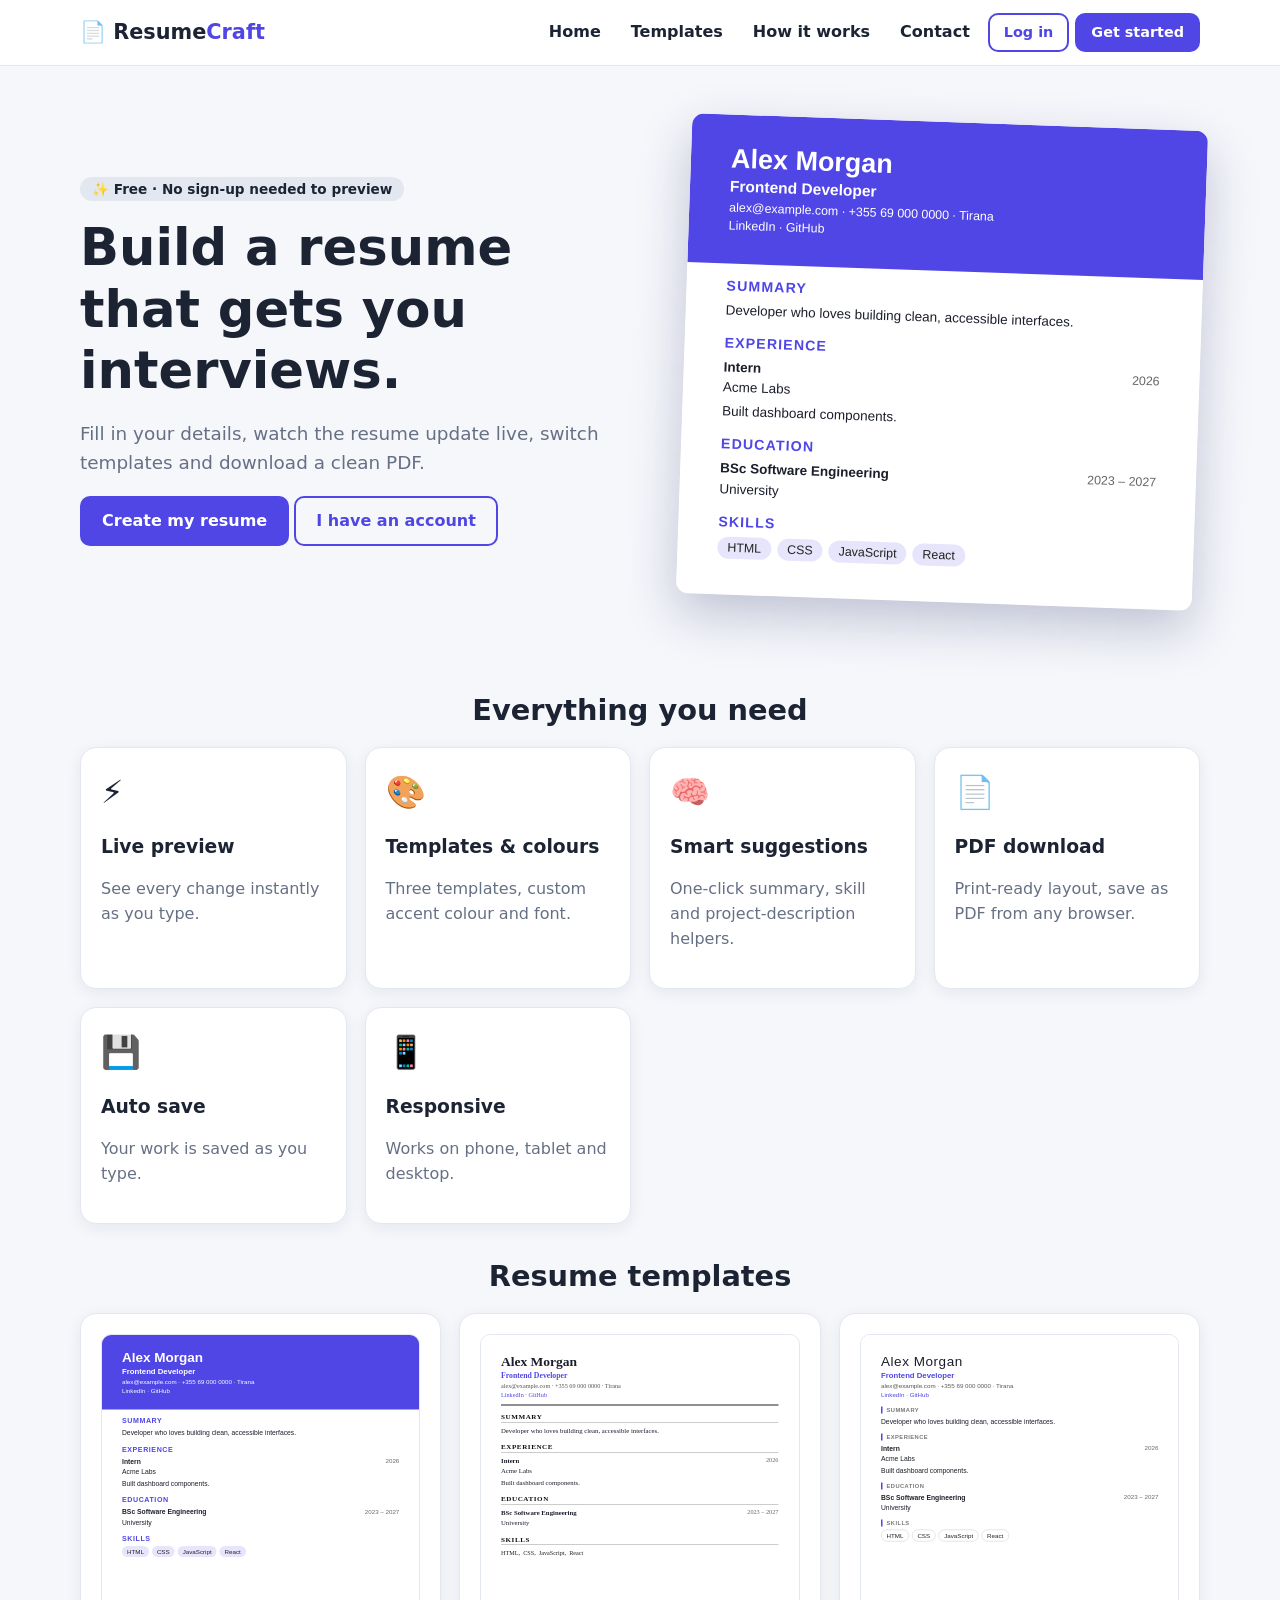
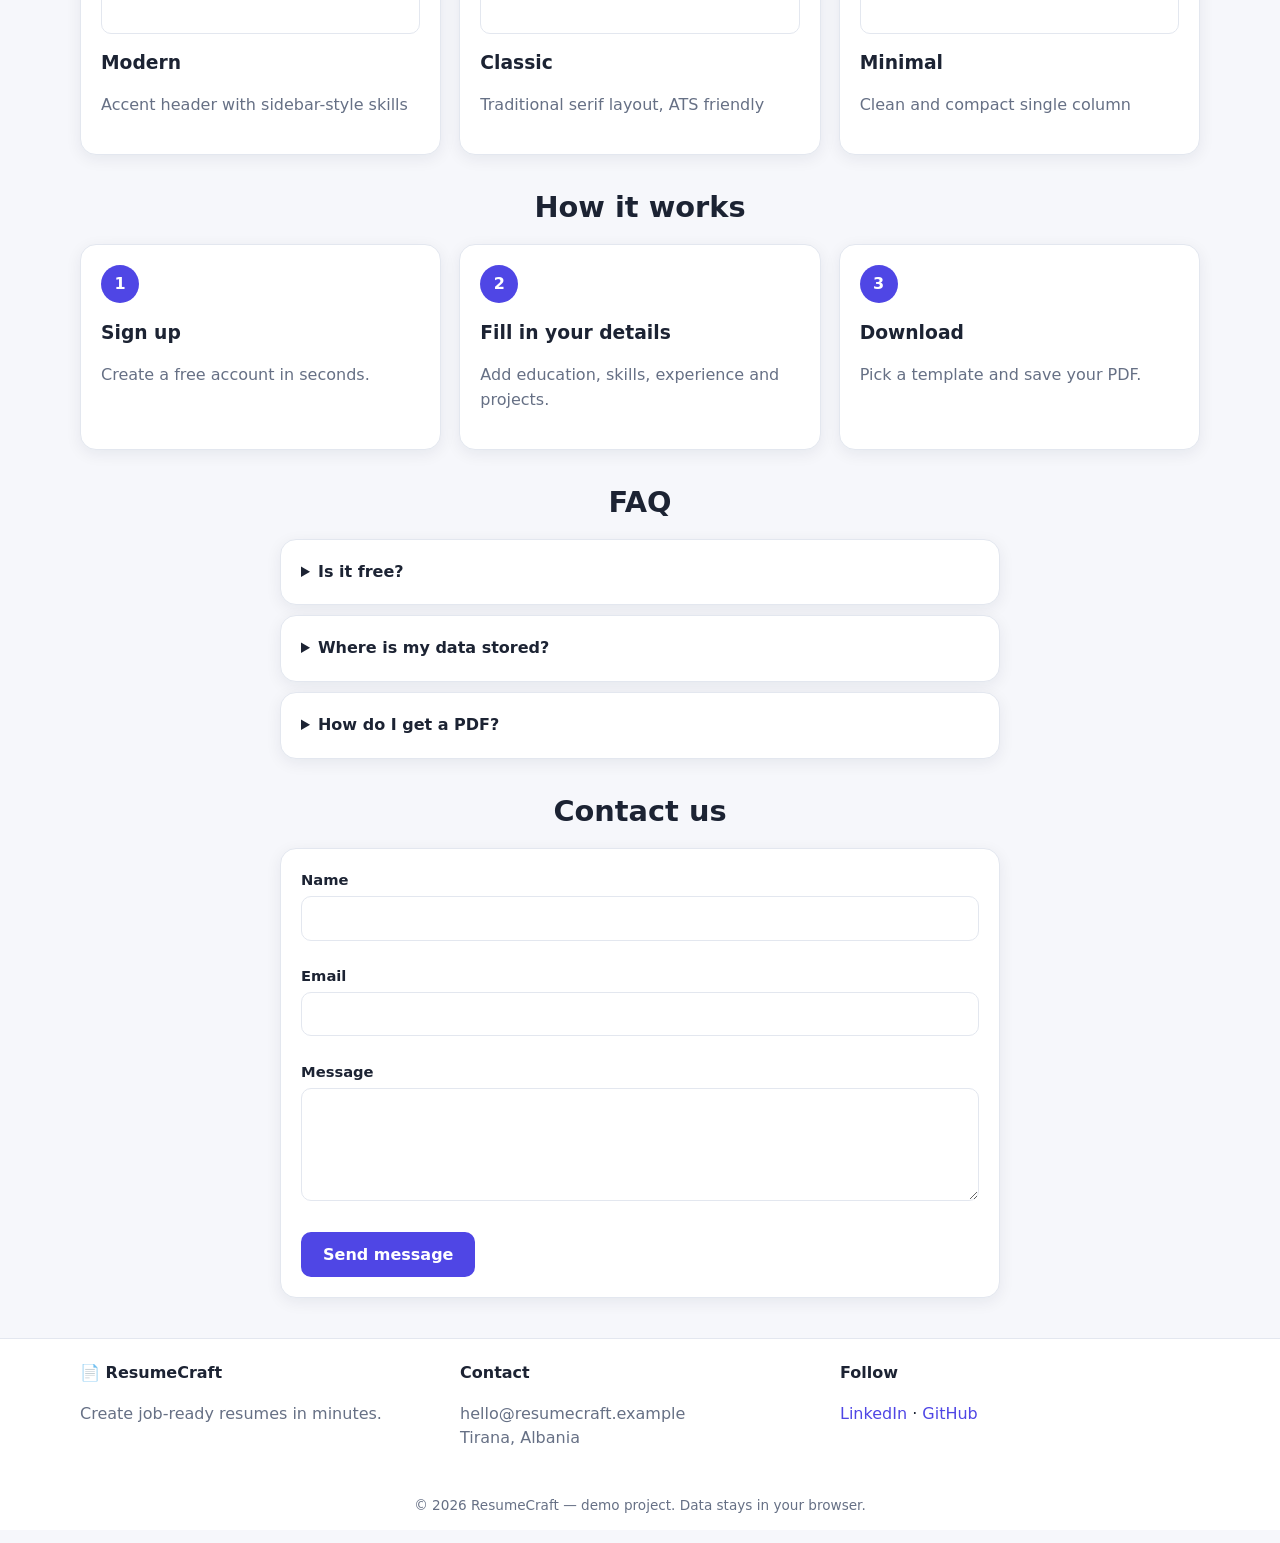
<file: frontend/ai-resume-builder/index.html>
<!DOCTYPE html>
<html lang="en">
<head>
<meta charset="UTF-8">
<meta name="viewport" content="width=device-width, initial-scale=1">
<title>ResumeCraft - AI Resume Builder</title>
<meta name="description" content="Build a professional resume with live preview, templates and PDF download.">
<link rel="stylesheet" href="css/style.css">
</head>
<body>
<div id="app"></div>
<div id="toast" class="toast" role="status" aria-live="polite"></div>
<script src="js/app.js"></script>
</body>
</html>
</file>
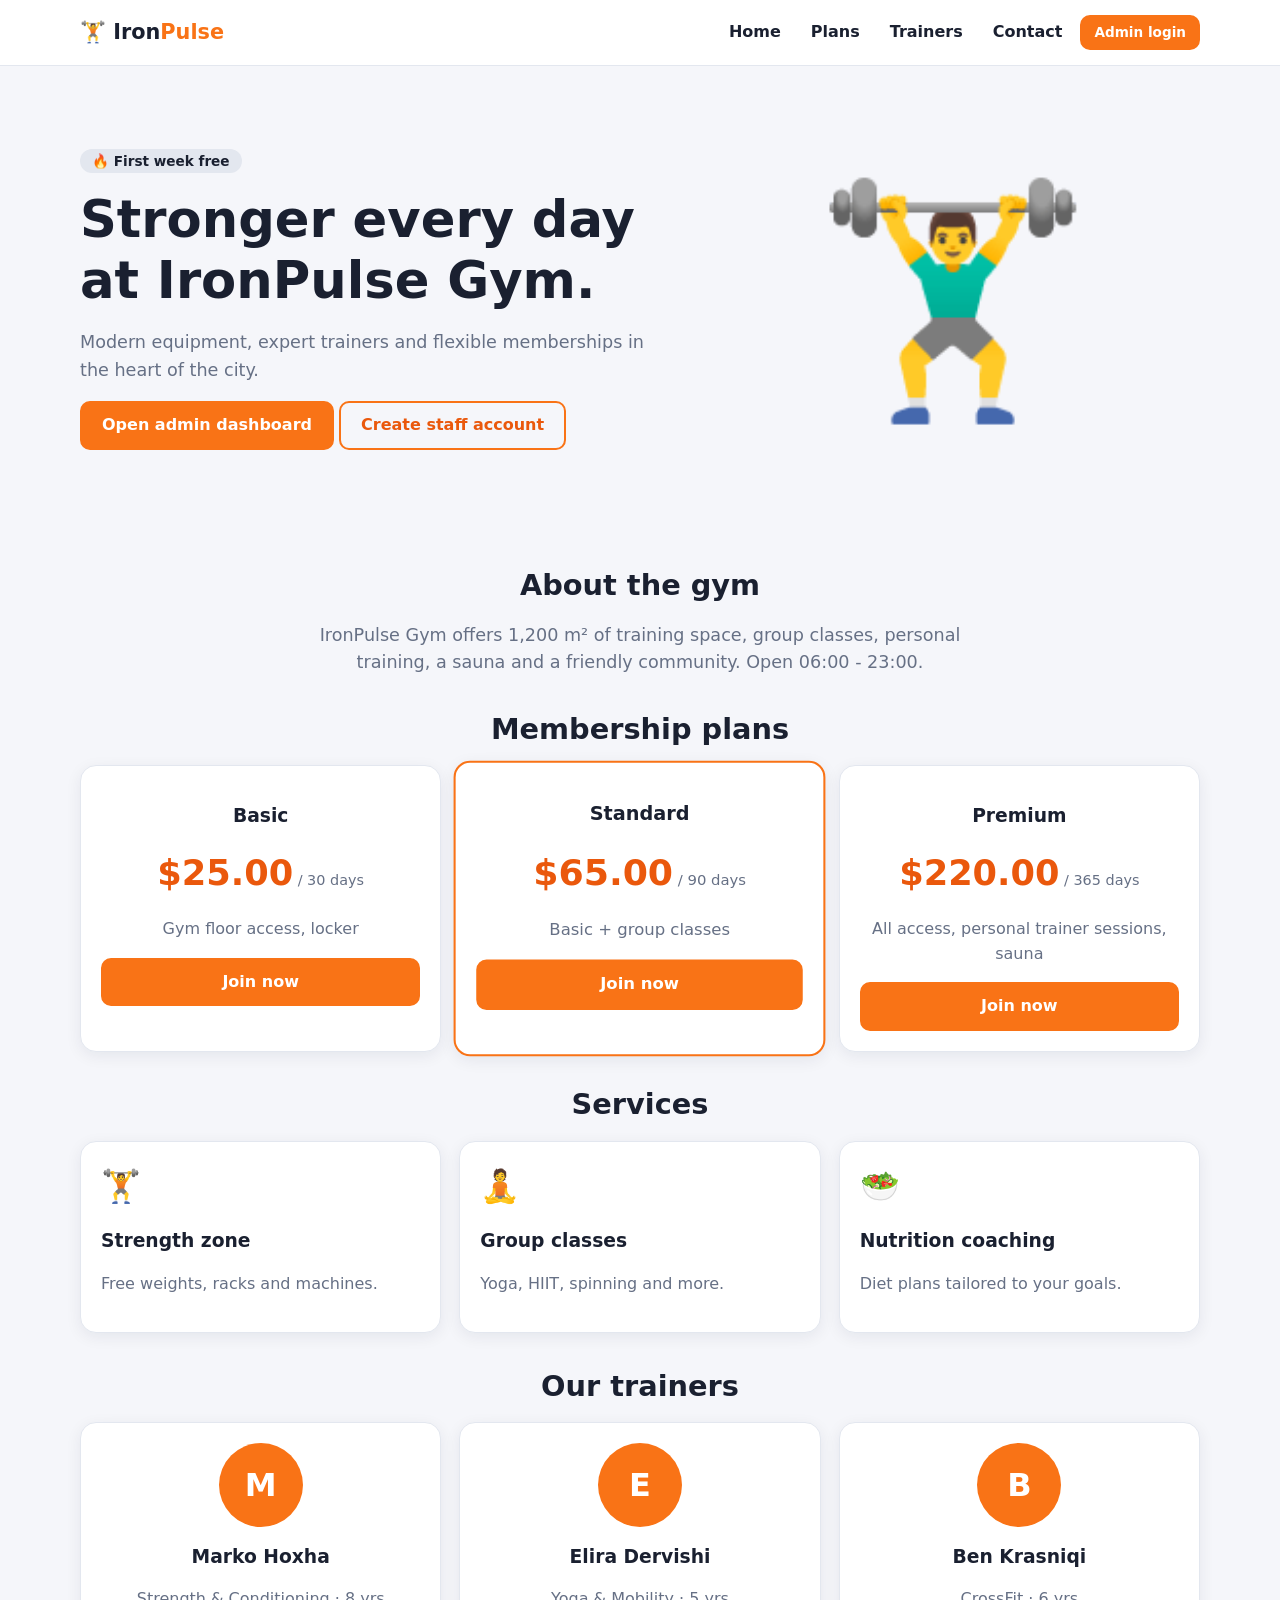
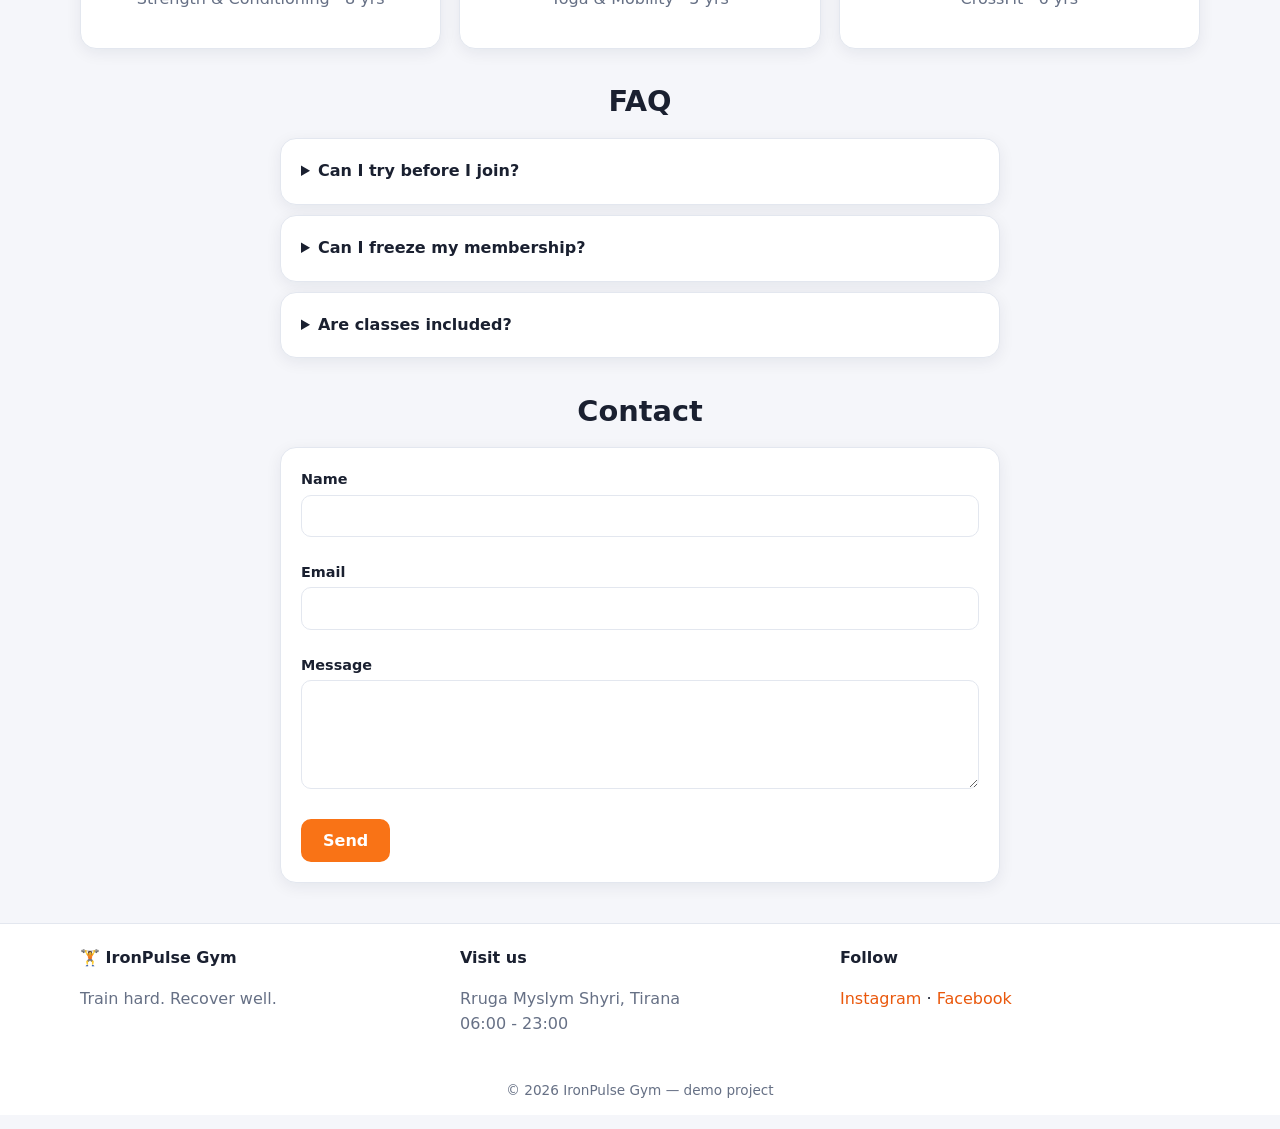
<file: frontend/gym-management-system/index.html>
<!DOCTYPE html>
<html lang="en">
<head>
<meta charset="UTF-8">
<meta name="viewport" content="width=device-width, initial-scale=1">
<title>IronPulse Gym - Management System</title>
<meta name="description" content="Gym management dashboard for members, trainers, plans, attendance, workouts and payments.">
<link rel="stylesheet" href="css/style.css">
</head>
<body>
<div id="app"></div>
<dialog id="modal"><form method="dialog" id="modalForm" novalidate></form></dialog>
<div id="toast" class="toast" role="status" aria-live="polite"></div>
<script src="js/app.js"></script>
</body>
</html>
</file>
<file: frontend/ai-resume-builder/css/style.css>
:root{--brand:#4f46e5;--bg:#f6f7fb;--card:#fff;--text:#1c2333;--muted:#667085;--border:#e3e7ef;--danger:#d92d20;--shadow:0 4px 16px rgba(20,30,60,.07)}
.dark{--bg:#0e1220;--card:#171d30;--text:#e8ebf5;--muted:#9aa4bd;--border:#283150;--shadow:0 4px 16px rgba(0,0,0,.4)}
*{box-sizing:border-box}html{scroll-behavior:smooth}
body{margin:0;font-family:system-ui,-apple-system,"Segoe UI",Roboto,sans-serif;background:var(--bg);color:var(--text);line-height:1.55}
a{color:var(--brand);text-decoration:none}h1,h2,h3{line-height:1.2}h2{font-size:1.8rem;margin:2.2rem 0 1.2rem}
.wrap{width:min(1120px,100% - 32px);margin-inline:auto}.narrow{width:min(720px,100% - 32px)}.center{text-align:center}.muted{color:var(--muted)}.small{font-size:.85rem}
.page{padding:28px 0 48px;min-height:70vh}
.topbar{position:sticky;top:0;z-index:20;background:var(--card);border-bottom:1px solid var(--border)}
.bar{display:flex;align-items:center;justify-content:space-between;gap:12px;padding:12px 0;flex-wrap:wrap}
.brand{font-size:1.3rem;font-weight:800;color:var(--text)}.brand span{color:var(--brand)}
#nav{display:flex;align-items:center;gap:6px}#nav a:not(.btn){color:var(--text);padding:8px 12px;border-radius:8px;font-weight:600}#nav a.on,#nav a:not(.btn):hover{background:var(--border)}
.burger{display:none;background:none;border:1px solid var(--border);color:var(--text);font-size:1.3rem;border-radius:8px;padding:2px 10px;cursor:pointer}
.btn{display:inline-block;background:var(--brand);color:#fff;border:2px solid var(--brand);border-radius:10px;padding:11px 20px;font-weight:700;font-size:1rem;cursor:pointer;transition:.15s;font-family:inherit}
.btn:hover{filter:brightness(.9)}.btn.sm{padding:6px 14px;font-size:.9rem}.btn.block{display:block;width:100%;text-align:center}
.btn.ghost{background:transparent;color:var(--brand)}.btn.ghost:hover{background:var(--brand);color:#fff;filter:none}.btn.danger{background:var(--danger);border-color:var(--danger)}.danger-t{color:var(--danger)!important;border-color:var(--danger)!important}.danger-t:hover{background:var(--danger)!important;color:#fff!important}
.card{background:var(--card);border:1px solid var(--border);border-radius:16px;box-shadow:var(--shadow);padding:20px}
.grid3{display:grid;grid-template-columns:repeat(auto-fit,minmax(260px,1fr));gap:18px}
.hero{display:grid;grid-template-columns:1.1fr 1fr;gap:36px;align-items:center;padding:56px 0}.hero h1{font-size:clamp(2rem,5vw,3.2rem);margin:.3em 0}.lead{font-size:1.15rem;color:var(--muted)}
.pill{background:var(--border);padding:4px 12px;border-radius:99px;font-size:.85rem;font-weight:600}
.hero-card{transform:rotate(2deg);box-shadow:0 20px 50px rgba(30,40,100,.25);border-radius:12px;overflow:hidden;max-height:480px}
.feat .ic{font-size:2rem}.step .num{display:inline-grid;place-items:center;width:38px;height:38px;border-radius:50%;background:var(--brand);color:#fff;font-weight:800}
.tpl .mini,.rcard .mini{height:300px;overflow:hidden;border:1px solid var(--border);border-radius:10px;margin-bottom:10px;cursor:pointer}
.mini .resume{transform:scale(.5);transform-origin:top left;width:200%;pointer-events:none}
details.card{margin-bottom:10px}summary{cursor:pointer;font-weight:700}
.form label{display:block;margin-bottom:12px;font-weight:600;font-size:.92rem}
input,select,textarea{font:inherit;color:var(--text);background:var(--card);border:1px solid var(--border);border-radius:10px;padding:10px 12px;width:100%}.form label input,.form label textarea,.form label select{margin-top:4px;font-weight:400}
input:focus,select:focus,textarea:focus,button:focus-visible,a:focus-visible{outline:3px solid color-mix(in srgb,var(--brand) 45%,transparent);outline-offset:1px}
.err{display:block;color:var(--danger);min-height:1em;font-weight:500}.two{display:grid;grid-template-columns:1fr 1fr;gap:0 12px}
.auth{display:grid;place-items:center;min-height:80vh;padding:20px}.auth-card{width:min(430px,100%)}
.row{display:flex;align-items:center;justify-content:space-between;gap:12px;flex-wrap:wrap}.row.g{justify-content:flex-start}.row.g input{flex:1}
.empty{grid-column:1/-1;text-align:center;padding:36px;border:1px dashed var(--border);border-radius:14px;color:var(--muted)}
#resumeSearch{margin:14px 0 18px;max-width:420px}.rcard .actions{display:flex;gap:6px;margin-top:10px;flex-wrap:wrap}.rbody{display:flex;flex-direction:column;gap:2px}
.builder{display:grid;grid-template-columns:minmax(340px,5fr) 7fr;gap:0;height:calc(100vh - 62px)}
.editor{overflow:auto;padding:18px 20px 40px;background:var(--bg);border-right:1px solid var(--border)}
.preview-pane{overflow:auto;padding:14px;background:#cfd5e3}.dark .preview-pane{background:#080b15}
.preview-bar{display:flex;gap:10px;align-items:center;flex-wrap:wrap;margin-bottom:12px;background:var(--card);padding:10px;border-radius:12px}.preview-bar select{width:auto}.preview-bar input[type=color]{width:42px;height:34px;padding:2px}.inline{display:flex;align-items:center;gap:6px;margin:0;font-weight:600}
.paper{background:#fff;width:100%;max-width:820px;margin:0 auto;min-height:1000px;box-shadow:0 8px 30px rgba(0,0,0,.25);color:#1b1f2b}
.blk{border:1px solid var(--border);border-radius:14px;margin:0 0 14px;padding:12px 14px;background:var(--card)}.blk legend{font-weight:800;padding:0 6px}.blk label{display:block;margin-bottom:10px;font-weight:600;font-size:.88rem}.blk label input,.blk label textarea,.blk label select{margin-top:3px;font-weight:400}
.entry{border-top:1px dashed var(--border);padding:10px 0}.entry:first-of-type{border-top:0}
.chips{display:flex;flex-wrap:wrap;gap:6px;margin:8px 0}.chip{background:var(--border);border-radius:99px;padding:3px 10px;font-size:.85rem;display:inline-flex;gap:6px;align-items:center;border:0;color:var(--text);font-family:inherit}.chip button{background:none;border:0;cursor:pointer;color:var(--muted);font-size:1rem}.chip.sug{cursor:pointer;border:1px dashed var(--brand);background:transparent;color:var(--brand)}
.avatar{width:36px;height:36px;border-radius:50%;background:var(--brand);color:#fff;display:grid;place-items:center;font-weight:800;overflow:hidden}.avatar.big{width:84px;height:84px;font-size:2rem;margin-bottom:10px}.avatar img{width:100%;height:100%;object-fit:cover}
.switch{display:flex!important;gap:10px;align-items:center}.switch input{width:auto;margin:0!important}
.foot{border-top:1px solid var(--border);background:var(--card);margin-top:40px;padding-top:22px}.foot-grid{display:grid;grid-template-columns:repeat(auto-fit,minmax(200px,1fr));gap:20px}.copy{text-align:center;color:var(--muted);font-size:.85rem;padding:14px}
.toast{position:fixed;left:50%;bottom:24px;transform:translate(-50%,40px);background:#111827;color:#fff;padding:10px 20px;border-radius:99px;opacity:0;pointer-events:none;transition:.25s;z-index:99}.toast.show{opacity:1;transform:translate(-50%,0)}
/* ---------- resume templates ---------- */
.resume{padding:36px 40px;font-size:13.5px;line-height:1.5;color:#1b1f2b;background:#fff}.resume p{margin:.25em 0}.resume ul{margin:.25em 0;padding-left:18px}.resume a{color:var(--accent)}
.f-sans{font-family:"Segoe UI",Roboto,Arial,sans-serif}.f-serif{font-family:Georgia,"Times New Roman",serif}.f-mono{font-family:ui-monospace,Menlo,Consolas,monospace;font-size:12.5px}
.r-head{display:flex;gap:18px;align-items:center;margin-bottom:12px}.r-head h1{margin:0;font-size:2em}.r-title{font-size:1.15em;color:var(--accent);font-weight:600}.r-contact,.r-links{color:#555;font-size:.92em}
.r-photo{width:92px;height:92px;border-radius:50%;object-fit:cover}.r-sec{margin-top:14px}.r-sec h3{margin:0 0 6px;font-size:1.05em;text-transform:uppercase;letter-spacing:.08em;color:var(--accent)}
.r-item{margin-bottom:9px}.r-row{display:flex;justify-content:space-between;gap:10px}.r-row span,.r-muted{color:#666;font-size:.92em}.r-tech{color:#555;font-style:italic;font-size:.92em}
.r-tags{display:flex;flex-wrap:wrap;gap:6px}.r-tags span{background:color-mix(in srgb,var(--accent) 14%,white);color:#222;padding:2px 10px;border-radius:99px;font-size:.92em}.r-cols{columns:2;list-style:none;padding:0!important}
.t-modern .r-head{background:var(--accent);color:#fff;margin:-36px -40px 14px;padding:28px 40px}.t-modern .r-title,.t-modern .r-contact,.t-modern .r-links,.t-modern .r-links a{color:#fff}
.t-classic{font-family:Georgia,"Times New Roman",serif}.t-classic .r-head{border-bottom:2px solid #222;padding-bottom:10px;flex-direction:column;align-items:flex-start;gap:6px}.t-classic .r-sec h3{color:#111;border-bottom:1px solid #999;padding-bottom:2px}.t-classic .r-tags span{background:none;padding:0;border-radius:0}.t-classic .r-tags span:not(:last-child)::after{content:","}
.t-minimal .r-head h1{font-weight:300;letter-spacing:.04em}.t-minimal .r-sec h3{font-size:.85em;color:#777;border-left:3px solid var(--accent);padding-left:8px}.t-minimal .r-tags span{background:none;border:1px solid #ccc}
@media(max-width:900px){.hero{grid-template-columns:1fr}.builder{grid-template-columns:1fr;height:auto}.editor{border-right:0}.preview-pane{min-height:60vh}.burger{display:block}#nav{display:none;flex-direction:column;align-items:stretch;width:100%}#nav.open{display:flex}.two{grid-template-columns:1fr}.resume{padding:22px 18px}.t-modern .r-head{margin:-22px -18px 14px;padding:20px 18px}.hero-card{display:none}}
@media print{body{background:#fff}.topbar,.editor,.preview-bar,.foot,#saveState,.toast{display:none!important}.builder{display:block;height:auto}.preview-pane{padding:0;background:#fff;overflow:visible}.paper{box-shadow:none;max-width:none;min-height:0}@page{margin:10mm}.resume{padding:0}.t-modern .r-head{margin:0 0 14px;-webkit-print-color-adjust:exact;print-color-adjust:exact}.r-tags span{-webkit-print-color-adjust:exact;print-color-adjust:exact}}
@media(prefers-reduced-motion:reduce){*{transition:none!important;scroll-behavior:auto!important}}
</file>
<file: frontend/gym-management-system/css/style.css>
:root{--brand:#f97316;--brand-d:#ea580c;--bg:#f5f6fa;--card:#fff;--text:#1a2030;--muted:#667085;--border:#e3e7ef;--ok:#16a34a;--bad:#dc2626;--warn:#d97706;--info:#2563eb;--shadow:0 4px 16px rgba(20,30,60,.07)}
.dark{--bg:#0d111c;--card:#151b2b;--text:#e8ebf5;--muted:#9aa4bd;--border:#273049;--shadow:0 4px 16px rgba(0,0,0,.4)}
*{box-sizing:border-box}html{scroll-behavior:smooth}
body{margin:0;font-family:system-ui,-apple-system,"Segoe UI",Roboto,sans-serif;background:var(--bg);color:var(--text);line-height:1.55}
a{color:var(--brand-d);text-decoration:none}h1,h2,h3{line-height:1.2}h2{font-size:1.8rem;margin:2.2rem 0 1.2rem}
.wrap{width:min(1120px,100% - 32px);margin-inline:auto}.narrow{width:min(720px,100% - 32px);margin-inline:auto}.center{text-align:center}.muted{color:var(--muted)}.small{font-size:.85rem}.lead{font-size:1.1rem;color:var(--muted)}
.brand{font-size:1.3rem;font-weight:800;color:var(--text)}.brand span{color:var(--brand)}
.topbar{position:sticky;top:0;z-index:20;background:var(--card);border-bottom:1px solid var(--border)}.bar{display:flex;align-items:center;justify-content:space-between;padding:12px 0;flex-wrap:wrap;gap:10px}
#nav{display:flex;align-items:center;gap:6px}#nav a:not(.btn){color:var(--text);padding:8px 12px;border-radius:8px;font-weight:600}#nav a:not(.btn):hover{background:var(--border)}
.burger{display:none;background:none;border:1px solid var(--border);color:var(--text);font-size:1.3rem;border-radius:8px;padding:2px 10px;cursor:pointer}
.btn{display:inline-block;background:var(--brand);color:#fff;border:2px solid var(--brand);border-radius:10px;padding:10px 20px;font-weight:700;font-size:1rem;cursor:pointer;font-family:inherit;transition:.15s}.btn:hover{background:var(--brand-d);border-color:var(--brand-d)}
.btn.sm{padding:5px 12px;font-size:.85rem}.btn.block{display:block;width:100%;text-align:center}.btn.ghost{background:transparent;color:var(--brand-d)}.btn.ghost:hover{background:var(--brand);color:#fff}.danger-t{color:var(--bad)!important;border-color:var(--bad)!important}.danger-t:hover{background:var(--bad)!important;color:#fff!important}
.card{background:var(--card);border:1px solid var(--border);border-radius:16px;box-shadow:var(--shadow);padding:20px}
.grid3{display:grid;grid-template-columns:repeat(auto-fit,minmax(250px,1fr));gap:18px}.ic{font-size:2rem}
.hero{display:grid;grid-template-columns:1.2fr 1fr;gap:30px;align-items:center;padding:60px 0}.hero h1{font-size:clamp(2rem,5vw,3.2rem);margin:.3em 0}.hero-art{font-size:min(14rem,30vw);text-align:center}
.pill{background:var(--border);padding:4px 12px;border-radius:99px;font-size:.85rem;font-weight:600}
.plan{text-align:center}.plan.pop{border:2px solid var(--brand);transform:scale(1.03)}.price{font-size:2.2rem;font-weight:800;color:var(--brand-d)}.price small{font-size:.9rem;color:var(--muted);font-weight:400}
details.card{margin-bottom:10px}summary{cursor:pointer;font-weight:700}
.form label{display:block;margin-bottom:12px;font-weight:600;font-size:.9rem}.form label input,.form label select,.form label textarea{margin-top:4px;font-weight:400}
input,select,textarea{font:inherit;color:var(--text);background:var(--card);border:1px solid var(--border);border-radius:10px;padding:9px 12px;width:100%}
input:focus,select:focus,textarea:focus,button:focus-visible,a:focus-visible{outline:3px solid color-mix(in srgb,var(--brand) 45%,transparent);outline-offset:1px}
.err{display:block;color:var(--bad);min-height:1em;font-weight:500}
.auth{display:grid;place-items:center;min-height:80vh;padding:20px}.auth-card{width:min(430px,100%)}
.foot{border-top:1px solid var(--border);background:var(--card);margin-top:40px;padding-top:22px}.foot-grid{display:grid;grid-template-columns:repeat(auto-fit,minmax(200px,1fr));gap:20px}.copy{text-align:center;color:var(--muted);font-size:.85rem;padding:14px}
/* app shell */
.shell{display:grid;grid-template-columns:240px 1fr;min-height:100vh}.side{background:var(--card);border-right:1px solid var(--border);padding:18px 14px;display:flex;flex-direction:column;gap:14px;position:sticky;top:0;height:100vh}
.side nav{display:flex;flex-direction:column;gap:2px;flex:1;overflow:auto}.side nav a{color:var(--text);padding:10px 12px;border-radius:10px;font-weight:600}.side nav a:hover{background:var(--border)}.side nav a.on{background:var(--brand);color:#fff}
.main{min-width:0}.head{display:flex;align-items:center;gap:14px;padding:14px 24px;background:var(--card);border-bottom:1px solid var(--border);position:sticky;top:0;z-index:5}.head h1{margin:0;font-size:1.4rem;flex:1}.who{display:flex;align-items:center;gap:8px;font-weight:600}
.content{padding:22px 24px 48px}.avatar{width:36px;height:36px;border-radius:50%;background:var(--brand);color:#fff;display:grid;place-items:center;font-weight:800;overflow:hidden}.avatar.big{width:84px;height:84px;font-size:2rem;margin:0 auto 10px}.avatar img{width:100%;height:100%;object-fit:cover}
.stats{display:grid;grid-template-columns:repeat(auto-fit,minmax(200px,1fr));gap:14px;margin:16px 0}.stat{display:flex;gap:14px;align-items:center;padding:16px}.stat b{font-size:1.5rem}.si{width:46px;height:46px;border-radius:12px;display:grid;place-items:center;font-size:1.4rem}
.c1{background:#ffedd5}.c2{background:#dcfce7}.c3{background:#dbeafe}.c4{background:#fef9c3}.c5{background:#f3e8ff}.c6{background:#fee2e2}.small-stats{grid-template-columns:repeat(auto-fit,minmax(220px,1fr))}
.two-col{display:grid;grid-template-columns:1fr 1fr;gap:16px}.feed{list-style:none;padding:0;margin:0}.feed li{display:flex;flex-direction:column;padding:8px 0;border-bottom:1px solid var(--border)}
.bars{display:flex;gap:8px;align-items:flex-end;height:180px}.bar-col{flex:1;display:flex;flex-direction:column;align-items:center;height:100%;justify-content:flex-end}.bar-fill{width:100%;background:var(--brand);border-radius:8px 8px 0 0;min-height:4px;position:relative}.bar-fill span{position:absolute;top:-20px;left:0;right:0;text-align:center;font-size:.8rem;font-weight:700}
.toolbar{display:flex;gap:10px;flex-wrap:wrap;margin-bottom:14px;align-items:center}.toolbar input[type=search]{flex:1 1 220px}.toolbar select,.toolbar input[type=date]{width:auto}.inline{display:flex;align-items:center;gap:8px;font-weight:600}.inline input{width:auto}
.tablewrap{overflow-x:auto;background:var(--card);border:1px solid var(--border);border-radius:14px}table{width:100%;border-collapse:collapse}th,td{padding:11px 14px;text-align:left;border-bottom:1px solid var(--border);vertical-align:top}th{font-size:.8rem;text-transform:uppercase;letter-spacing:.05em;color:var(--muted)}.acts{white-space:nowrap}.acts .btn{margin-right:4px}
.empty{text-align:center;color:var(--muted);padding:28px!important}
.badge{padding:2px 10px;border-radius:99px;font-size:.78rem;font-weight:700}.badge.ok{background:#dcfce7;color:#166534}.badge.bad{background:#fee2e2;color:#991b1b}.badge.warn{background:#fef3c7;color:#92400e}.badge.info{background:#dbeafe;color:#1e40af}
.chk{display:grid;grid-template-columns:repeat(auto-fill,minmax(220px,1fr));gap:8px}.chkrow{display:flex;gap:10px;align-items:center;padding:10px;border:1px solid var(--border);border-radius:10px}.chkrow input{width:auto}
.narrow-card{max-width:560px;margin-bottom:18px}.switch{display:flex!important;gap:10px;align-items:center}.switch input{width:auto;margin:0!important}
dialog{border:0;border-radius:18px;padding:24px;width:min(560px,94vw);background:var(--card);color:var(--text);box-shadow:0 20px 60px rgba(0,0,0,.35)}dialog::backdrop{background:rgba(10,15,30,.55)}
.row.end{display:flex;justify-content:flex-end;gap:10px;margin-top:10px}.invoice td{padding:6px 0}.invoice .r{text-align:right}
.toast{position:fixed;left:50%;bottom:24px;transform:translate(-50%,40px);background:#111827;color:#fff;padding:10px 20px;border-radius:99px;opacity:0;pointer-events:none;transition:.25s;z-index:99}.toast.show{opacity:1;transform:translate(-50%,0)}
@media(max-width:900px){.shell{grid-template-columns:1fr}.side{position:fixed;left:0;top:0;bottom:0;width:250px;z-index:30;transform:translateX(-100%);transition:.25s}.side.open{transform:none;box-shadow:0 0 40px rgba(0,0,0,.4)}.burger{display:block}.hide-sm{display:none}.two-col{grid-template-columns:1fr}.hero{grid-template-columns:1fr}.hero-art{display:none}.content{padding:16px}
 #nav{display:none;flex-direction:column;align-items:stretch;width:100%}#nav.open{display:flex}}
@media(max-width:640px){table,thead,tbody,tr,td{display:block}thead{display:none}tr{border-bottom:2px solid var(--border);padding:8px 0}td{border:0;padding:5px 14px}td[data-label]::before{content:attr(data-label) ": ";font-weight:700;color:var(--muted);font-size:.8rem}.acts{white-space:normal}}
@media print{.side,.head,.toast{display:none!important}body *{visibility:hidden}dialog,dialog *{visibility:visible}dialog{position:fixed;inset:0;box-shadow:none;width:100%}.row.end{display:none}}
@media(prefers-reduced-motion:reduce){*{transition:none!important;scroll-behavior:auto!important}}
</file>
